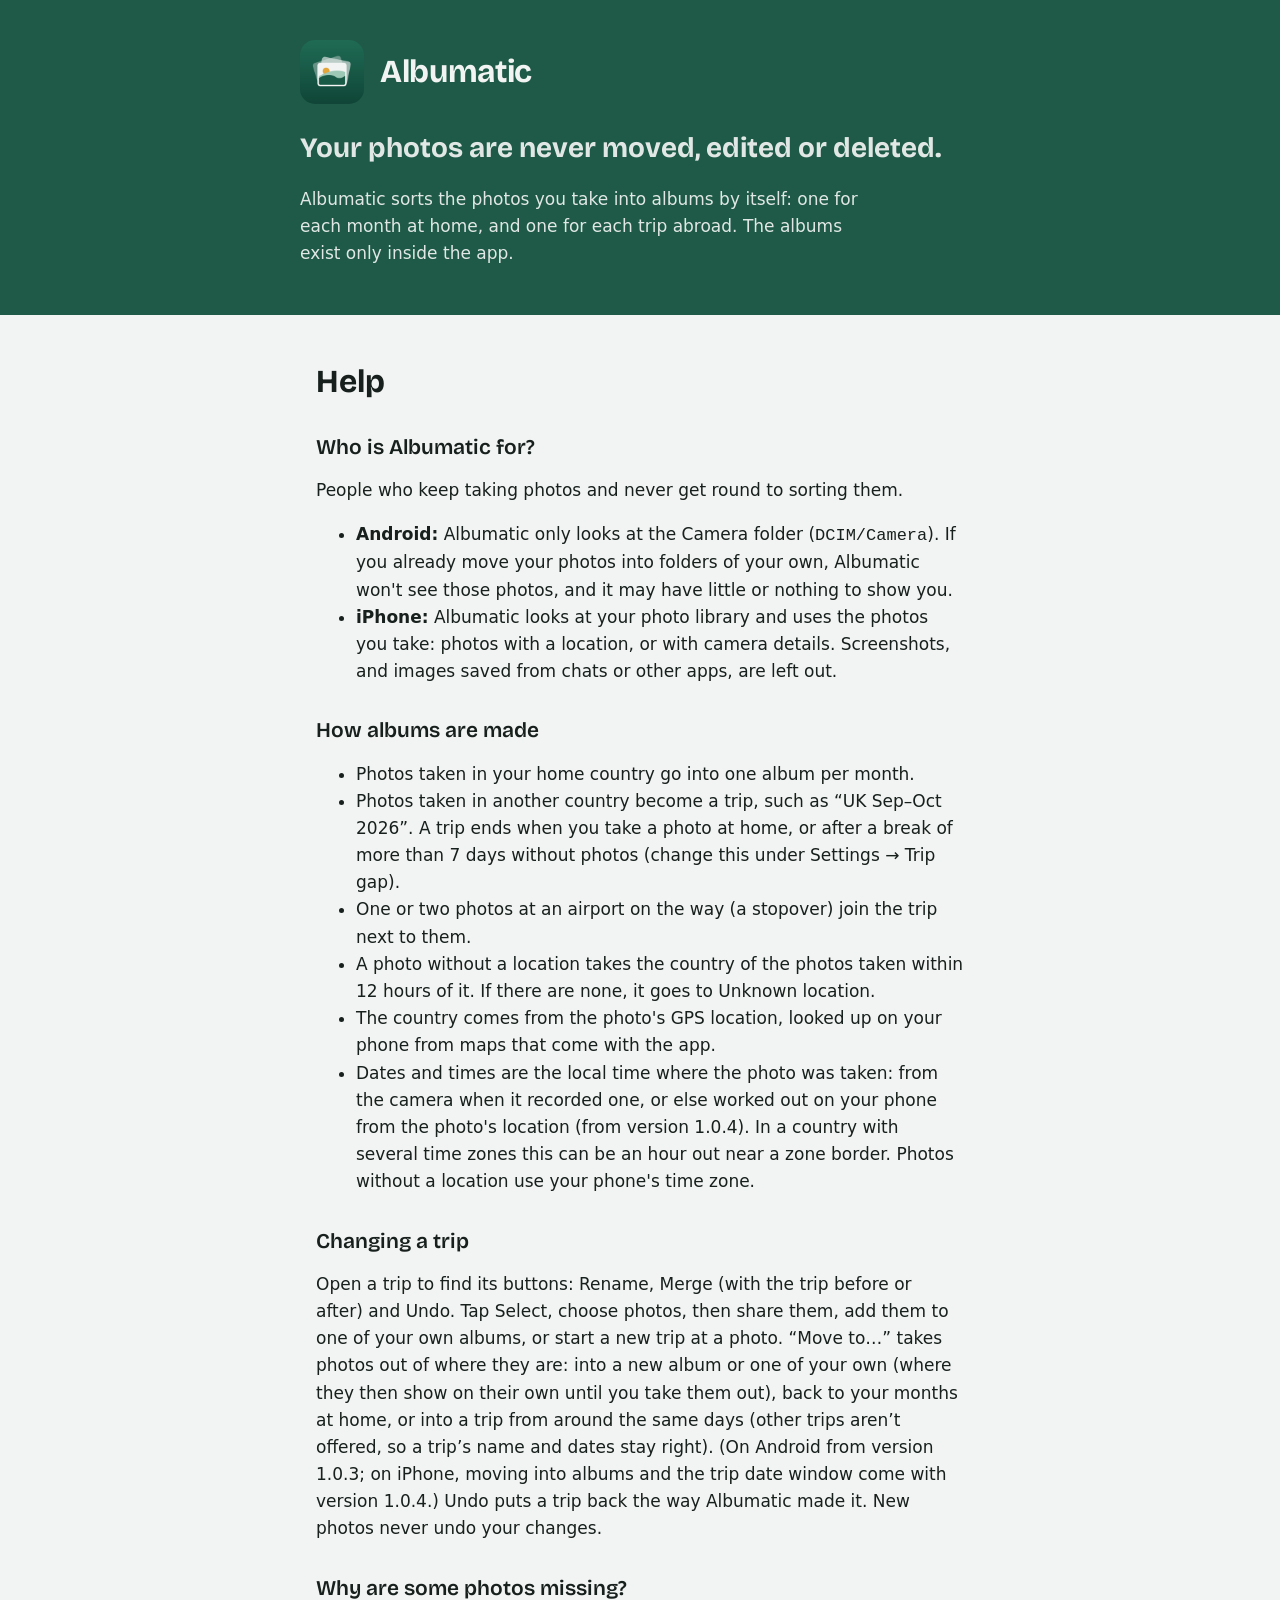
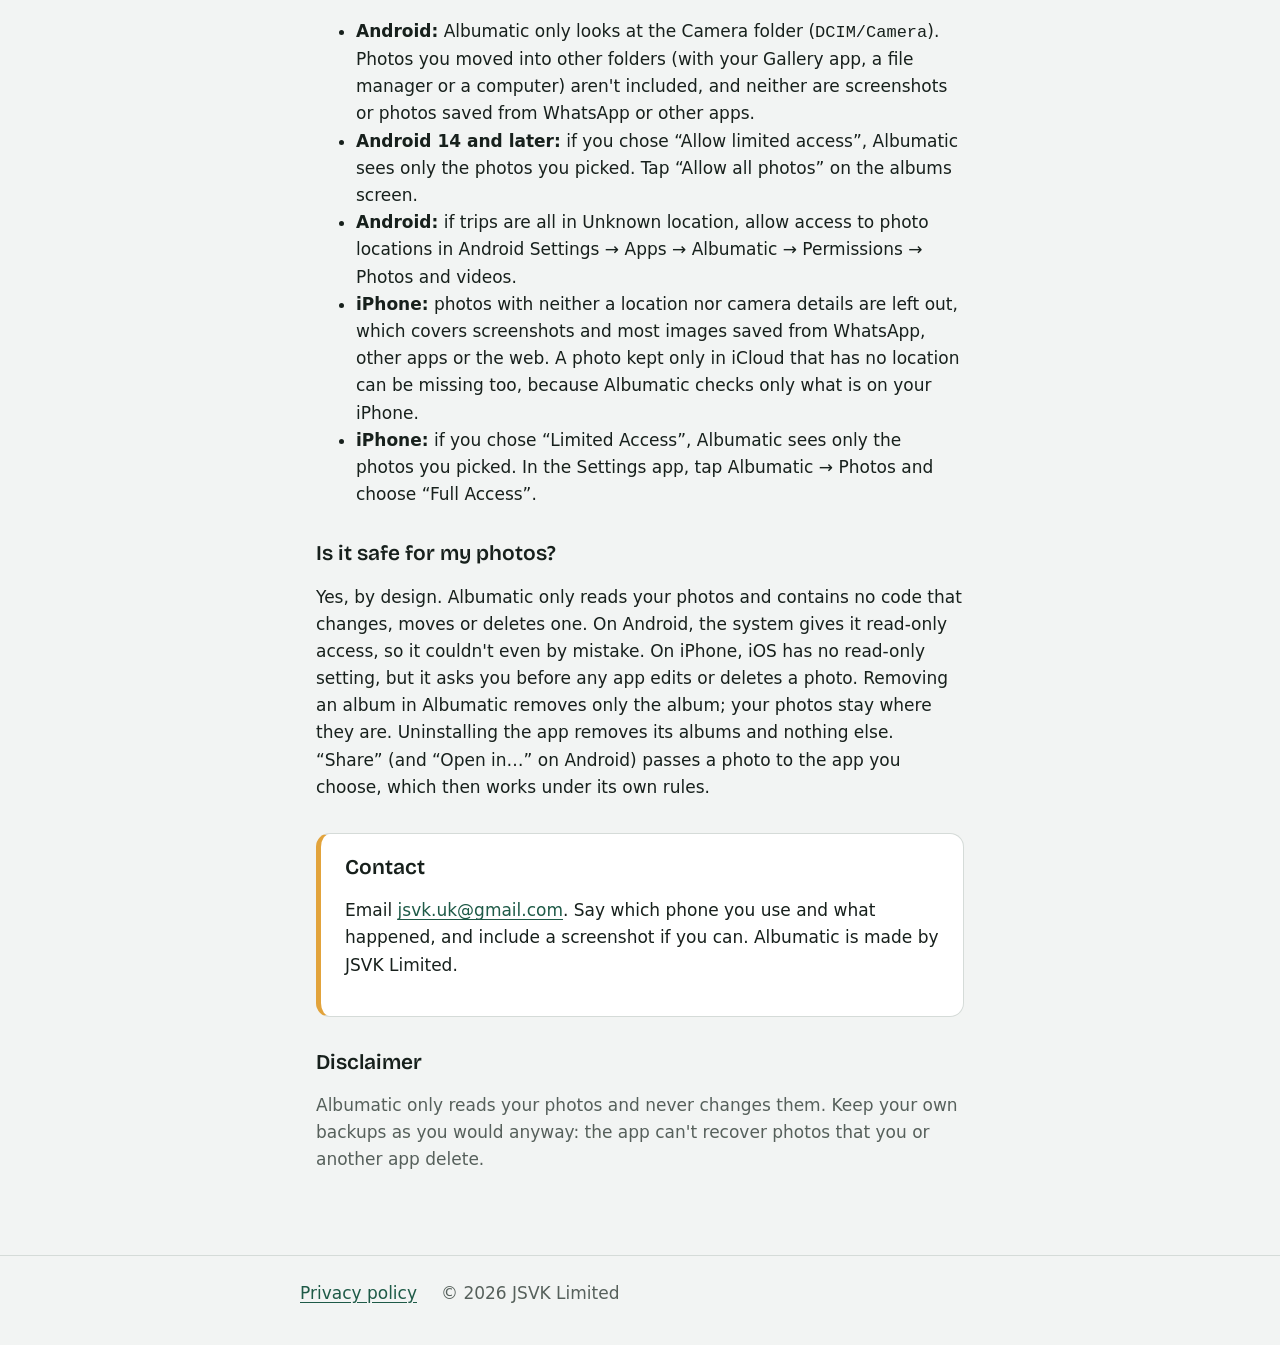
<file: index.html>
<!doctype html>
<html lang="en">
<head>
  <meta charset="utf-8">
  <meta name="viewport" content="width=device-width, initial-scale=1">
  <title>Albumatic help and contact</title>
  <meta name="description" content="Help for Albumatic, the Android and iPhone app that sorts your camera photos into trip and month albums without ever moving, editing or deleting them.">
  <link rel="icon" href="favicon.png">
  <link rel="apple-touch-icon" href="icon-180.png">
  <link rel="preconnect" href="https://fonts.googleapis.com">
  <link rel="preconnect" href="https://fonts.gstatic.com" crossorigin>
  <link href="https://fonts.googleapis.com/css2?family=Bricolage+Grotesque:opsz,wght@12..96,600;12..96,700&display=swap" rel="stylesheet">
  <link rel="stylesheet" href="style.css">
</head>
<body>
  <header class="band">
    <div class="wrap">
      <a class="brand" href="./">
        <img src="icon-180.png" alt="">
        <span>Albumatic</span>
      </a>
      <p class="promise">Your photos are never moved, edited or deleted.</p>
      <p>Albumatic sorts the photos you take into albums by itself: one for each month at home, and one for each trip abroad. The albums exist only inside the app.</p>
    </div>
  </header>

  <main class="wrap">
    <h1>Help</h1>

    <h2>Who is Albumatic for?</h2>
    <p>People who keep taking photos and never get round to sorting them.</p>
    <ul>
      <li><strong>Android:</strong> Albumatic only looks at the Camera folder (<code>DCIM/Camera</code>). If you already move your photos into folders of your own, Albumatic won't see those photos, and it may have little or nothing to show you.</li>
      <li><strong>iPhone:</strong> Albumatic looks at your photo library and uses the photos you take: photos with a location, or with camera details. Screenshots, and images saved from chats or other apps, are left out.</li>
    </ul>

    <h2>How albums are made</h2>
    <ul>
      <li>Photos taken in your home country go into one album per month.</li>
      <li>Photos taken in another country become a trip, such as “UK Sep–Oct 2026”. A trip ends when you take a photo at home, or after a break of more than 7 days without photos (change this under Settings → Trip gap).</li>
      <li>One or two photos at an airport on the way (a stopover) join the trip next to them.</li>
      <li>A photo without a location takes the country of the photos taken within 12 hours of it. If there are none, it goes to Unknown location.</li>
      <li>The country comes from the photo's GPS location, looked up on your phone from maps that come with the app.</li>
      <li>Dates and times are the local time where the photo was taken: from the camera when it recorded one, or else worked out on your phone from the photo's location (from version 1.0.4). In a country with several time zones this can be an hour out near a zone border. Photos without a location use your phone's time zone.</li>
    </ul>

    <h2>Changing a trip</h2>
    <p>Open a trip to find its buttons: Rename, Merge (with the trip before or after) and Undo. Tap Select, choose photos, then share them, add them to one of your own albums, or start a new trip at a photo. “Move to…” takes photos out of where they are: into a new album or one of your own (where they then show on their own until you take them out), back to your months at home, or into a trip from around the same days (other trips aren’t offered, so a trip’s name and dates stay right). (On Android from version 1.0.3; on iPhone, moving into albums and the trip date window come with version 1.0.4.) Undo puts a trip back the way Albumatic made it. New photos never undo your changes.</p>

    <h2>Why are some photos missing?</h2>
    <ul>
      <li><strong>Android:</strong> Albumatic only looks at the Camera folder (<code>DCIM/Camera</code>). Photos you moved into other folders (with your Gallery app, a file manager or a computer) aren't included, and neither are screenshots or photos saved from WhatsApp or other apps.</li>
      <li><strong>Android 14 and later:</strong> if you chose “Allow limited access”, Albumatic sees only the photos you picked. Tap “Allow all photos” on the albums screen.</li>
      <li><strong>Android:</strong> if trips are all in Unknown location, allow access to photo locations in Android Settings → Apps → Albumatic → Permissions → Photos and videos.</li>
      <li><strong>iPhone:</strong> photos with neither a location nor camera details are left out, which covers screenshots and most images saved from WhatsApp, other apps or the web. A photo kept only in iCloud that has no location can be missing too, because Albumatic checks only what is on your iPhone.</li>
      <li><strong>iPhone:</strong> if you chose “Limited Access”, Albumatic sees only the photos you picked. In the Settings app, tap Albumatic → Photos and choose “Full Access”.</li>
    </ul>

    <h2>Is it safe for my photos?</h2>
    <p>Yes, by design. Albumatic only reads your photos and contains no code that changes, moves or deletes one. On Android, the system gives it read-only access, so it couldn't even by mistake. On iPhone, iOS has no read-only setting, but it asks you before any app edits or deletes a photo. Removing an album in Albumatic removes only the album; your photos stay where they are. Uninstalling the app removes its albums and nothing else. “Share” (and “Open in…” on Android) passes a photo to the app you choose, which then works under its own rules.</p>

    <section class="contact">
      <h2>Contact</h2>
      <p>Email <a href="mailto:jsvk.uk@gmail.com?subject=Albumatic">jsvk.uk@gmail.com</a>. Say which phone you use and what happened, and include a screenshot if you can. Albumatic is made by JSVK Limited.</p>
    </section>

    <h2>Disclaimer</h2>
    <p class="meta">Albumatic only reads your photos and never changes them. Keep your own backups as you would anyway: the app can't recover photos that you or another app delete.</p>
  </main>

  <footer>
    <div class="wrap">
      <a href="privacy.html">Privacy policy</a>
      <span>© 2026 JSVK Limited</span>
    </div>
  </footer>
</body>
</html>
</file>
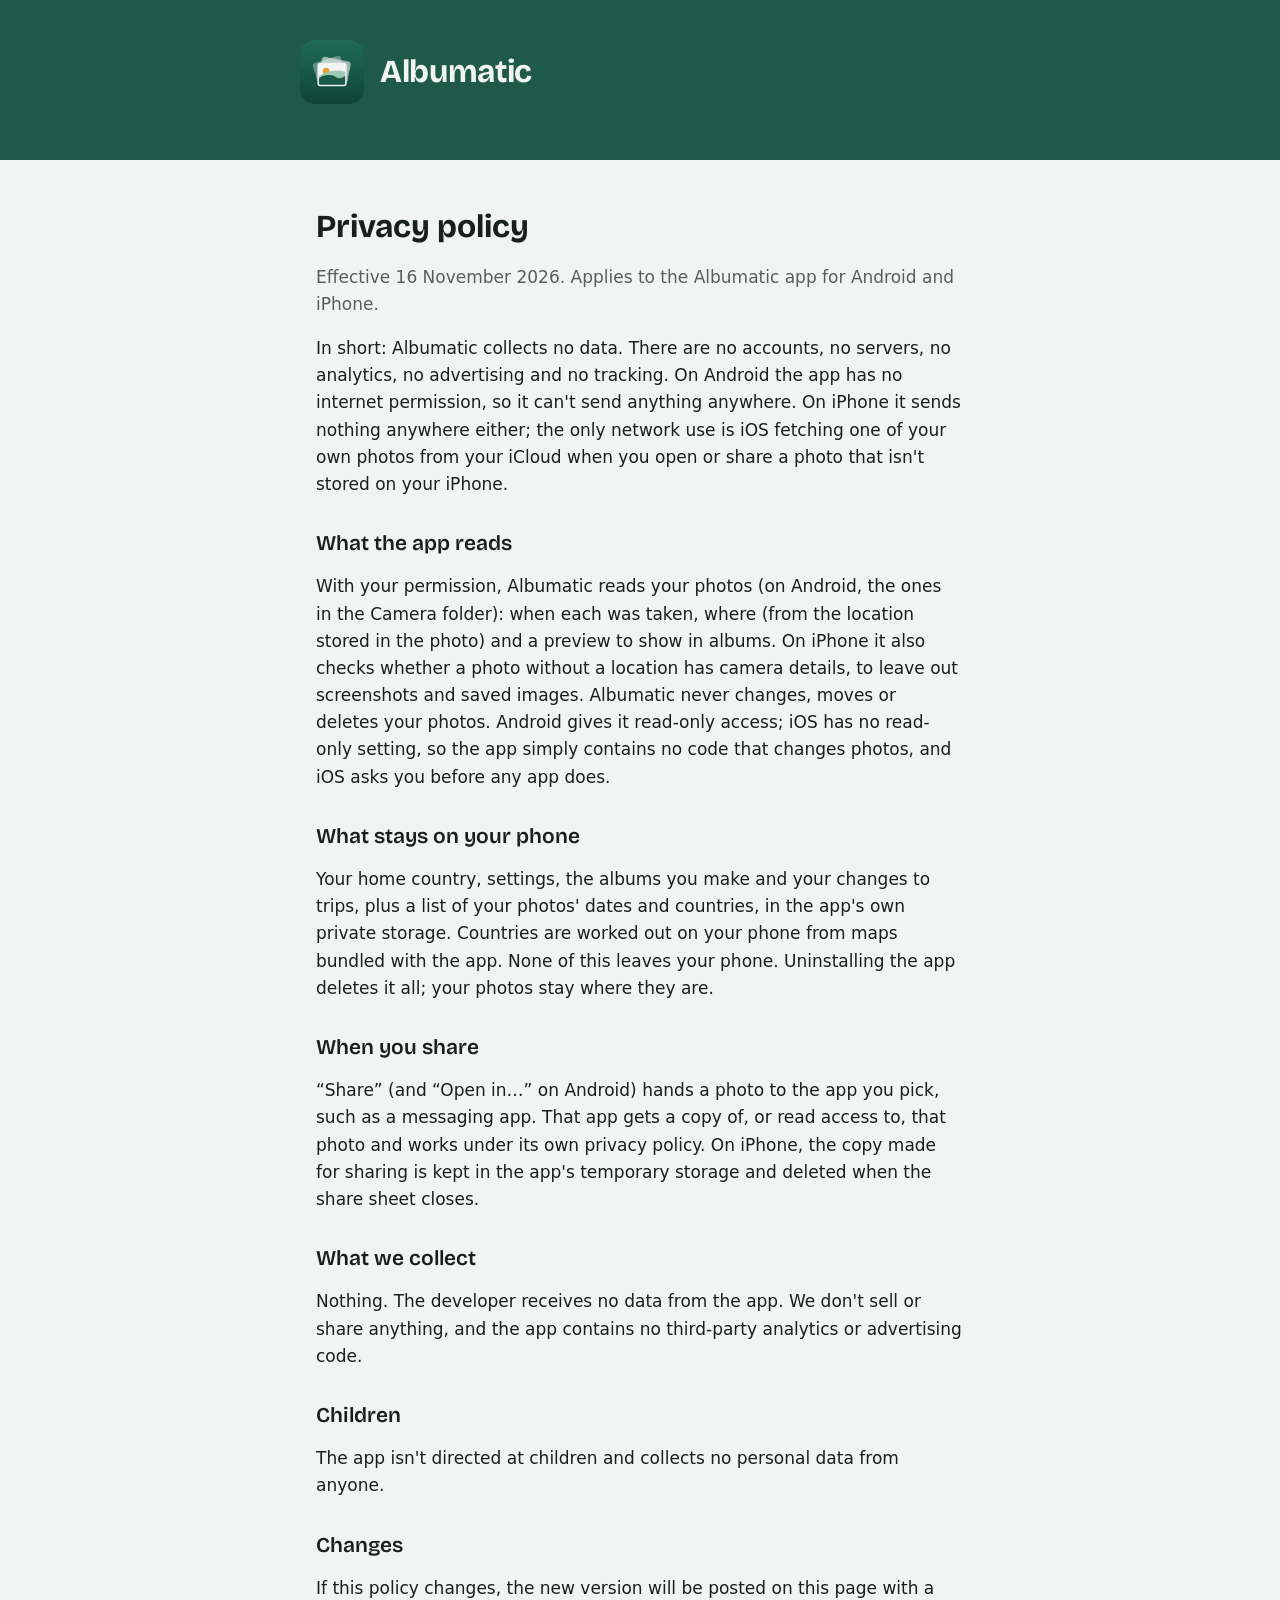
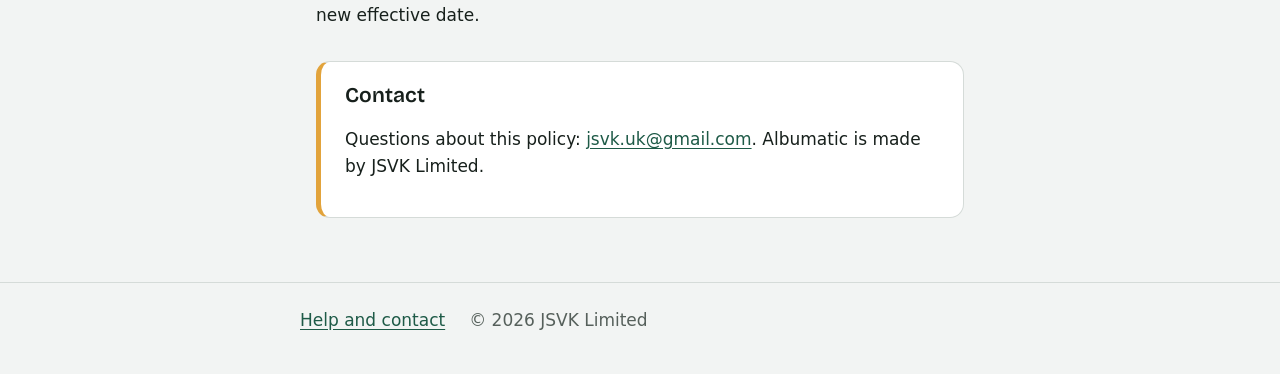
<file: privacy.html>
<!doctype html>
<html lang="en">
<head>
  <meta charset="utf-8">
  <meta name="viewport" content="width=device-width, initial-scale=1">
  <title>Albumatic privacy policy</title>
  <meta name="description" content="Albumatic collects no data. Your photos and albums stay on your phone.">
  <link rel="icon" href="favicon.png">
  <link rel="apple-touch-icon" href="icon-180.png">
  <link rel="preconnect" href="https://fonts.googleapis.com">
  <link rel="preconnect" href="https://fonts.gstatic.com" crossorigin>
  <link href="https://fonts.googleapis.com/css2?family=Bricolage+Grotesque:opsz,wght@12..96,600;12..96,700&display=swap" rel="stylesheet">
  <link rel="stylesheet" href="style.css">
</head>
<body>
  <header class="band">
    <div class="wrap">
      <a class="brand" href="./">
        <img src="icon-180.png" alt="">
        <span>Albumatic</span>
      </a>
    </div>
  </header>

  <main class="wrap">
    <h1>Privacy policy</h1>
    <p class="meta">Effective 16 November 2026. Applies to the Albumatic app for Android and iPhone.</p>

    <p>In short: Albumatic collects no data. There are no accounts, no servers, no analytics, no advertising and no tracking. On Android the app has no internet permission, so it can't send anything anywhere. On iPhone it sends nothing anywhere either; the only network use is iOS fetching one of your own photos from your iCloud when you open or share a photo that isn't stored on your iPhone.</p>

    <h2>What the app reads</h2>
    <p>With your permission, Albumatic reads your photos (on Android, the ones in the Camera folder): when each was taken, where (from the location stored in the photo) and a preview to show in albums. On iPhone it also checks whether a photo without a location has camera details, to leave out screenshots and saved images. Albumatic never changes, moves or deletes your photos. Android gives it read-only access; iOS has no read-only setting, so the app simply contains no code that changes photos, and iOS asks you before any app does.</p>

    <h2>What stays on your phone</h2>
    <p>Your home country, settings, the albums you make and your changes to trips, plus a list of your photos' dates and countries, in the app's own private storage. Countries are worked out on your phone from maps bundled with the app. None of this leaves your phone. Uninstalling the app deletes it all; your photos stay where they are.</p>

    <h2>When you share</h2>
    <p>“Share” (and “Open in…” on Android) hands a photo to the app you pick, such as a messaging app. That app gets a copy of, or read access to, that photo and works under its own privacy policy. On iPhone, the copy made for sharing is kept in the app's temporary storage and deleted when the share sheet closes.</p>

    <h2>What we collect</h2>
    <p>Nothing. The developer receives no data from the app. We don't sell or share anything, and the app contains no third-party analytics or advertising code.</p>

    <h2>Children</h2>
    <p>The app isn't directed at children and collects no personal data from anyone.</p>

    <h2>Changes</h2>
    <p>If this policy changes, the new version will be posted on this page with a new effective date.</p>

    <section class="contact">
      <h2>Contact</h2>
      <p>Questions about this policy: <a href="mailto:jsvk.uk@gmail.com?subject=Albumatic%20privacy">jsvk.uk@gmail.com</a>. Albumatic is made by JSVK Limited.</p>
    </section>
  </main>

  <footer>
    <div class="wrap">
      <a href="./">Help and contact</a>
      <span>© 2026 JSVK Limited</span>
    </div>
  </footer>
</body>
</html>
</file>
<file: style.css>
:root {
  --band: #1e5a47;
  --on-band: #f2f4f3;
  --ink: #17201c;
  --muted: #56605b;
  --page: #f2f4f3;
  --surface: #ffffff;
  --line: #d5dbd8;
  --link: #1e5a47;
  --marigold: #e2a33b;
  color-scheme: light;
}
@media (prefers-color-scheme: dark) {
  :root:not([data-theme="light"]) {
    --band: #173f33;
    --ink: #e6ece9;
    --muted: #a2ada8;
    --page: #101513;
    --surface: #18201c;
    --line: #2a3530;
    --link: #86c7ae;
    color-scheme: dark;
  }
}
:root[data-theme="dark"] {
  --band: #173f33;
  --ink: #e6ece9;
  --muted: #a2ada8;
  --page: #101513;
  --surface: #18201c;
  --line: #2a3530;
  --link: #86c7ae;
  color-scheme: dark;
}
* { box-sizing: border-box; }
body {
  margin: 0;
  background: var(--page);
  color: var(--ink);
  font: 17px/1.6 system-ui, -apple-system, "Segoe UI", Roboto, sans-serif;
}
.band { background: var(--band); color: var(--on-band); padding: 40px 16px 48px; }
.wrap { max-width: 680px; margin: 0 auto; }
.brand { display: inline-flex; align-items: center; gap: 16px; color: var(--on-band); text-decoration: none; }
.brand img { width: 64px; height: 64px; border-radius: 15px; }
.brand span { font: 700 32px/1.1 "Bricolage Grotesque", system-ui, sans-serif; letter-spacing: -0.01em; }
.band p { margin: 20px 0 0; max-width: 34em; opacity: 0.92; }
.promise { font: 700 28px/1.2 "Bricolage Grotesque", system-ui, sans-serif; margin: 24px 0 0; max-width: 20em; }
main { padding: 8px 16px 64px; }
h1 { font: 700 32px/1.2 "Bricolage Grotesque", system-ui, sans-serif; margin: 40px 0 8px; }
h2 { font: 600 21px/1.25 "Bricolage Grotesque", system-ui, sans-serif; margin: 32px 0 6px; }
p, li { max-width: 38em; }
a { color: var(--link); text-underline-offset: 3px; }
a:focus-visible { outline: 3px solid var(--link); outline-offset: 3px; border-radius: 4px; }
/* The contact box carries the marigold edge the app keeps for trips. */
.contact {
  background: var(--surface);
  border: 1px solid var(--line);
  border-left: 5px solid var(--marigold);
  border-radius: 14px;
  padding: 20px 24px;
  margin-top: 32px;
}
.contact h2 { margin-top: 0; }
.meta { color: var(--muted); }
footer { border-top: 1px solid var(--line); padding: 24px 16px 40px; color: var(--muted); }
footer .wrap { display: flex; gap: 24px; flex-wrap: wrap; }
</file>
